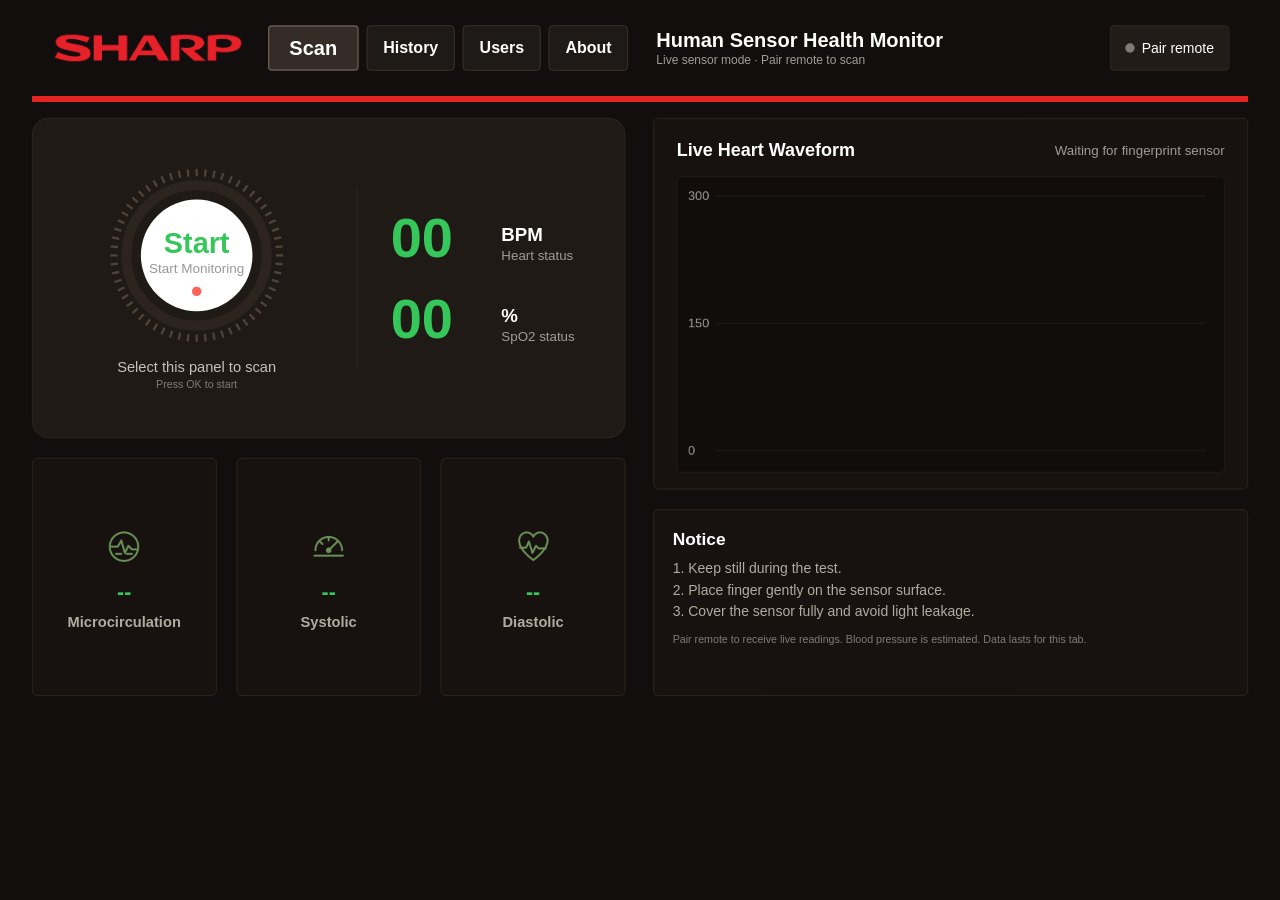
<file: index.html>
<!doctype html><html lang="en"><head><meta charset="utf-8"><meta name="viewport" content="width=device-width,initial-scale=1"><title>Human Health Monitor</title><meta name="description" content="Health sensor dashboard: measurements, pulse waveform, profiles and session reports."><link rel="icon" href="data:image/svg+xml,%3Csvg xmlns='http://www.w3.org/2000/svg' viewBox='0 0 32 32'%3E%3Crect width='32' height='32' rx='8' fill='%230b2430'/%3E%3Cpath d='M4 17h6l3-8 5 15 3-7h7' fill='none' stroke='%235de2c1' stroke-width='3'/%3E%3C/svg%3E"><link rel="stylesheet" href="style.css?v=5"></head><body><div id="stage"><header><div class="brandLogo"><img src="assets/logo_sharp.png" alt="SHARP"></div><nav><button data-page="monitor" class="active">Scan</button><button data-page="reports">History</button><button data-page="users">Users</button><button data-page="about">About</button></nav><div class="heading"><h1 id="pageTitle">Human Sensor Health Monitor</h1><p id="subtitle">Live sensor mode · Pair remote to scan</p></div><button id="connect" class="connection"><i></i><span id="deviceName">Pair remote</span></button></header><main><section id="monitor" class="page scan"><div class="leftStack"><button class="collect" id="start" aria-label="Start health scan"><div class="ringAction"><div class="ring" id="ring"><svg viewBox="0 0 270 270" aria-hidden="true"><g id="ticks"></g><circle cx="135" cy="135" r="105.3" fill="none" stroke="#2d241f" stroke-width="14.85"/><circle id="progressArc" cx="135" cy="135" r="105.3" fill="none" stroke="#35c759" stroke-width="14.85" stroke-linecap="round" stroke-dasharray="661.619" stroke-dashoffset="661.619" transform="rotate(-90 135 135)"/><circle cx="135" cy="135" r="83.7" fill="white"/></svg><div class="ringText"><strong id="countdown">Start</strong><span id="ringCaption">Start Monitoring</span><i></i></div></div><span id="sessionTitle">Select this panel to scan</span><small id="sessionCopy">Press OK to start</small></div><div class="collectDivider"></div><div class="liveNumbers"><div class="liveRow"><strong id="hr">00</strong><div><b>BPM</b><span>Heart status</span></div></div><div class="liveRow"><strong id="spo">00</strong><div><b>%</b><span>SpO2 status</span></div></div></div></button><div class="bottomCards"><article class="panel"><img src="assets/microcirculation.png" alt=""><strong id="micro">--</strong><b>Microcirculation</b></article><article class="panel" title="Estimated from heart rate, not a measured blood pressure"><img src="assets/pressure.png" alt=""><strong id="sys">--</strong><b>Systolic</b></article><article class="panel" title="Estimated from heart rate, not a measured blood pressure"><img src="assets/hrv.png" alt=""><strong id="dia">--</strong><b>Diastolic</b></article></div></div><div class="rightStack"><article class="panel wavePanel"><div class="waveHead"><h2>Live Heart Waveform</h2><span id="waveLabel">Waiting for fingerprint sensor</span></div><div class="chart"><canvas id="wave" aria-label="Live heart waveform" role="img"></canvas></div></article><article class="panel noticePanel"><h2>Notice</h2><p>1. Keep still during the test.<br>2. Place finger gently on the sensor surface.<br>3. Cover the sensor fully and avoid light leakage.</p><small id="notice" role="status">Pair remote to receive live readings. Blood pressure is estimated. Data lasts for this tab.</small></article></div></section><section id="reports" class="page historyPage" hidden><aside class="panel historyNav" id="historyNav"></aside><div class="panel historyContent"><div class="sectionhead"><div><h2 id="historyHeading">Report</h2><p>Latest 10 full health reports</p></div><button class="gold" id="latestReport">View Latest Report</button></div><div class="historyColumns"><div class="chart historyChart"><h2>Trend Chart</h2><div id="trend"></div></div><div class="chart historyRecords"><h2>Records</h2><div id="history"></div><div id="empty" class="empty">No records yet</div></div></div><div class="historyDesc"><span id="historyDesc">Recent scan measurements and comparisons of core health metrics.</span><button id="download">Export CSV</button></div></div></section><section id="users" class="page usersPage" hidden><article class="panel profilesPanel"><div class="sectionhead"><h2>Family Members</h2><button class="gold" id="addUser">Add User</button></div><div id="userCards"></div></article><article class="panel settingsPanel"><h2>Privacy & Authorization</h2><div class="setting"><span class="settingIcon">♧</span><div><h3>Local Only</h3><p>Profiles and measurements remain in this browser tab. Export reports before closing the tab.</p></div><span class="tag">ON</span></div><div class="setting"><span class="settingIcon">♧</span><div><h3>Family Notifications</h3><p>Family notifications are not available in this web edition.</p></div><span class="tag muted">OFF</span></div><label class="profileLabel">Active user<select id="profile"></select></label></article></section><section id="about" class="page aboutPage" hidden><article class="panel aboutPanel"><div class="aboutBrand"><img src="assets/logo_sharp.png" alt="SHARP"><div><p class="aboutKicker">TV APPLICATION INFORMATION</p><h2>Human Sensor Health Monitor</h2><p>Health measurements and session reporting through a compatible SHARP sensor remote.</p></div></div><div class="aboutGrid"><div><span>Version</span><strong>0.2.0 · TV Native BLE</strong></div><div><span>Release date</span><strong>24 September 2026</strong></div><div><span>Release time</span><strong>15:57 CEST (UTC+02:00)</strong></div><div><span>Author</span><strong>Alexander Jermakov</strong></div></div><div class="aboutFunction"><h3>Main function</h3><p>Connect to a compatible SHARP sensor remote and display heart rate, blood oxygen saturation, microcirculation, estimated blood-pressure values, a live pulse waveform, user profiles, and session history.</p></div><footer>© 2026 Sharp Corporation. All rights reserved.</footer></article></section></main><section id="reportDetail" hidden></section></div><div hidden><span id="date"></span><span id="modeBadge"></span><span id="sessionLabel"></span><span id="sessionMeta"></span><span id="signalLabel"></span><span id="hrv"></span><span id="fatigue"></span><span id="bp"></span><button id="stop"></button></div><dialog id="userDialog"><form id="userForm"><h2>Add profile</h2><label>Name<input name="name" required maxlength="60" autocomplete="off"></label><div class="formrow"><label>Age<input name="age" type="number" min="1" max="120"></label><label>Gender<select name="gender"><option>Not specified</option><option>Female</option><option>Male</option><option>Other</option></select></label></div><div class="formrow"><label>Height (cm)<input name="height" type="number" min="30" max="250"></label><label>Weight (kg)<input name="weight" type="number" min="1" max="350" step="0.1"></label></div><p class="mini">Session only. Closing this tab clears this profile.</p><div class="actions"><button type="button" id="cancelUser">Cancel</button><button class="primary">Create profile</button></div></form></dialog><dialog id="remoteDialog"><h2>Connect remote</h2><p id="remoteHelp">Remotes already authorized for this website appear below.</p><div id="remoteList" class="remoteList"></div><p id="remoteEmpty" class="mini">No saved remote is authorized for this website yet.</p><div class="actions remoteActions"><button id="cancelRemote">Cancel</button><button id="findRemote" class="primary">Find paired or nearby remote</button></div></dialog><dialog id="scanDialog"><h2>Place your finger on the sensor</h2><p>Cover the sensor fully with your finger. Keep still and avoid light leaking around your finger.</p><p>When ready, start the 40-second measurement and keep your finger in place until it finishes.</p><div class="actions"><button id="cancelScan">Cancel</button><button id="confirmScan" class="primary">Start scan</button></div></dialog><script src="app.js?v=8"></script></body></html>
</file>
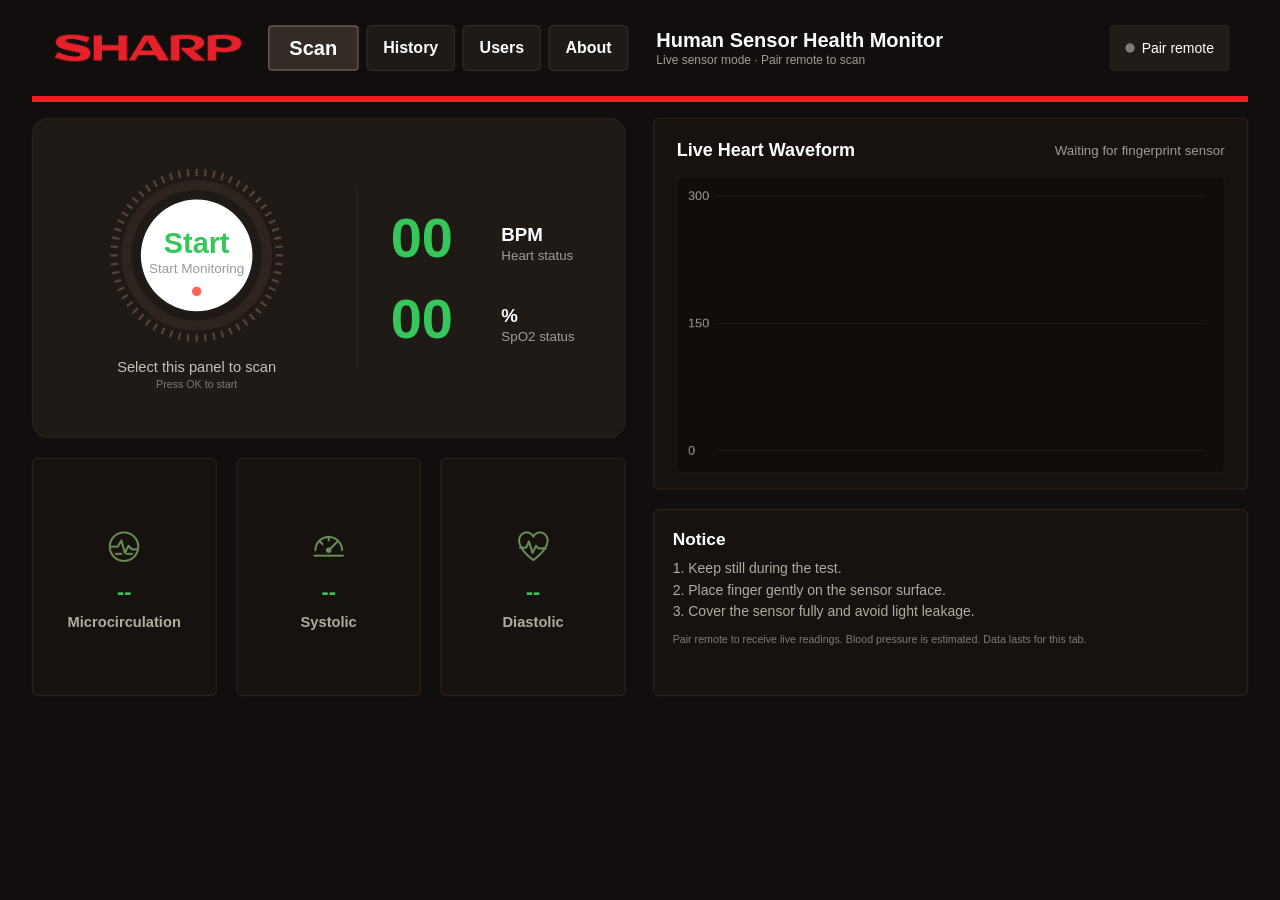
<file: v8/index.html>
<!doctype html><html lang="en"><head><meta charset="utf-8"><meta name="viewport" content="width=device-width,initial-scale=1"><title>Human Health Monitor</title><meta name="description" content="Health sensor dashboard: measurements, pulse waveform, profiles and session reports."><link rel="icon" href="data:image/svg+xml,%3Csvg xmlns='http://www.w3.org/2000/svg' viewBox='0 0 32 32'%3E%3Crect width='32' height='32' rx='8' fill='%230b2430'/%3E%3Cpath d='M4 17h6l3-8 5 15 3-7h7' fill='none' stroke='%235de2c1' stroke-width='3'/%3E%3C/svg%3E"><link rel="stylesheet" href="style.css?v=5"></head><body><div id="stage"><header><div class="brandLogo"><img src="assets/logo_sharp.png" alt="SHARP"></div><nav><button data-page="monitor" class="active">Scan</button><button data-page="reports">History</button><button data-page="users">Users</button><button data-page="about">About</button></nav><div class="heading"><h1 id="pageTitle">Human Sensor Health Monitor</h1><p id="subtitle">Live sensor mode · Pair remote to scan</p></div><button id="connect" class="connection"><i></i><span id="deviceName">Pair remote</span></button></header><main><section id="monitor" class="page scan"><div class="leftStack"><button class="collect" id="start" aria-label="Start health scan"><div class="ringAction"><div class="ring" id="ring"><svg viewBox="0 0 270 270" aria-hidden="true"><g id="ticks"></g><circle cx="135" cy="135" r="105.3" fill="none" stroke="#2d241f" stroke-width="14.85"/><circle id="progressArc" cx="135" cy="135" r="105.3" fill="none" stroke="#35c759" stroke-width="14.85" stroke-linecap="round" stroke-dasharray="661.619" stroke-dashoffset="661.619" transform="rotate(-90 135 135)"/><circle cx="135" cy="135" r="83.7" fill="white"/></svg><div class="ringText"><strong id="countdown">Start</strong><span id="ringCaption">Start Monitoring</span><i></i></div></div><span id="sessionTitle">Select this panel to scan</span><small id="sessionCopy">Press OK to start</small></div><div class="collectDivider"></div><div class="liveNumbers"><div class="liveRow"><strong id="hr">00</strong><div><b>BPM</b><span>Heart status</span></div></div><div class="liveRow"><strong id="spo">00</strong><div><b>%</b><span>SpO2 status</span></div></div></div></button><div class="bottomCards"><article class="panel"><img src="assets/microcirculation.png" alt=""><strong id="micro">--</strong><b>Microcirculation</b></article><article class="panel" title="Estimated from heart rate, not a measured blood pressure"><img src="assets/pressure.png" alt=""><strong id="sys">--</strong><b>Systolic</b></article><article class="panel" title="Estimated from heart rate, not a measured blood pressure"><img src="assets/hrv.png" alt=""><strong id="dia">--</strong><b>Diastolic</b></article></div></div><div class="rightStack"><article class="panel wavePanel"><div class="waveHead"><h2>Live Heart Waveform</h2><span id="waveLabel">Waiting for fingerprint sensor</span></div><div class="chart"><canvas id="wave" aria-label="Live heart waveform" role="img"></canvas></div></article><article class="panel noticePanel"><h2>Notice</h2><p>1. Keep still during the test.<br>2. Place finger gently on the sensor surface.<br>3. Cover the sensor fully and avoid light leakage.</p><small id="notice" role="status">Pair remote to receive live readings. Blood pressure is estimated. Data lasts for this tab.</small></article></div></section><section id="reports" class="page historyPage" hidden><aside class="panel historyNav" id="historyNav"></aside><div class="panel historyContent"><div class="sectionhead"><div><h2 id="historyHeading">Report</h2><p>Latest 10 full health reports</p></div><button class="gold" id="latestReport">View Latest Report</button></div><div class="historyColumns"><div class="chart historyChart"><h2>Trend Chart</h2><div id="trend"></div></div><div class="chart historyRecords"><h2>Records</h2><div id="history"></div><div id="empty" class="empty">No records yet</div></div></div><div class="historyDesc"><span id="historyDesc">Recent scan measurements and comparisons of core health metrics.</span><button id="download">Export CSV</button></div></div></section><section id="users" class="page usersPage" hidden><article class="panel profilesPanel"><div class="sectionhead"><h2>Family Members</h2><button class="gold" id="addUser">Add User</button></div><div id="userCards"></div></article><article class="panel settingsPanel"><h2>Privacy & Authorization</h2><div class="setting"><span class="settingIcon">♧</span><div><h3>Local Only</h3><p>Profiles and measurements remain in this browser tab. Export reports before closing the tab.</p></div><span class="tag">ON</span></div><div class="setting"><span class="settingIcon">♧</span><div><h3>Family Notifications</h3><p>Family notifications are not available in this web edition.</p></div><span class="tag muted">OFF</span></div><label class="profileLabel">Active user<select id="profile"></select></label></article></section><section id="about" class="page aboutPage" hidden><article class="panel aboutPanel"><div class="aboutBrand"><img src="assets/logo_sharp.png" alt="SHARP"><div><p class="aboutKicker">TV APPLICATION INFORMATION</p><h2>Human Sensor Health Monitor</h2><p>Health measurements and session reporting through a compatible SHARP sensor remote.</p></div></div><div class="aboutGrid"><div><span>Version</span><strong>0.3.0 · V8 BLE Diagnostics</strong></div><div><span>Release date</span><strong>24 September 2026</strong></div><div><span>Release time</span><strong>15:57 CEST (UTC+02:00)</strong></div><div><span>Author</span><strong>Alexander Jermakov</strong></div></div><div class="aboutFunction"><h3>Main function</h3><p>Connect to a compatible SHARP sensor remote and display heart rate, blood oxygen saturation, microcirculation, estimated blood-pressure values, a live pulse waveform, user profiles, and session history.</p></div><footer>© 2026 Sharp Corporation. All rights reserved.</footer></article></section></main><section id="reportDetail" hidden></section></div><div hidden><span id="date"></span><span id="modeBadge"></span><span id="sessionLabel"></span><span id="sessionMeta"></span><span id="signalLabel"></span><span id="hrv"></span><span id="fatigue"></span><span id="bp"></span><button id="stop"></button></div><dialog id="userDialog"><form id="userForm"><h2>Add profile</h2><label>Name<input name="name" required maxlength="60" autocomplete="off"></label><div class="formrow"><label>Age<input name="age" type="number" min="1" max="120"></label><label>Gender<select name="gender"><option>Not specified</option><option>Female</option><option>Male</option><option>Other</option></select></label></div><div class="formrow"><label>Height (cm)<input name="height" type="number" min="30" max="250"></label><label>Weight (kg)<input name="weight" type="number" min="1" max="350" step="0.1"></label></div><p class="mini">Session only. Closing this tab clears this profile.</p><div class="actions"><button type="button" id="cancelUser">Cancel</button><button class="primary">Create profile</button></div></form></dialog><dialog id="remoteDialog"><h2>Connect remote</h2><p id="remoteHelp">Remotes already authorized for this website appear below.</p><div id="remoteList" class="remoteList"></div><p id="remoteEmpty" class="mini">No saved remote is authorized for this website yet.</p><div class="actions remoteActions"><button id="cancelRemote">Cancel</button><button id="findRemote" class="primary">Find paired or nearby remote</button></div></dialog><dialog id="scanDialog"><h2>Place your finger on the sensor</h2><p>Cover the sensor fully with your finger. Keep still and avoid light leaking around your finger.</p><p>When ready, start the 40-second measurement and keep your finger in place until it finishes.</p><div class="actions"><button id="cancelScan">Cancel</button><button id="confirmScan" class="primary">Start scan</button></div></dialog><script src="app.js?v=13"></script></body></html>
</file>
<file: style.css>
*{box-sizing:border-box}:root{color-scheme:dark;--accent:#e52320;--green:#35c759;--bg:#120e0d;--muted:#a09c95}body{margin:0;background:var(--bg);font-family:Roboto,Arial,sans-serif;color:white}#stage{width:1920px;height:1080px;padding:0 48px 36px;transform-origin:top left;position:relative}button,input,select{font:inherit;color:inherit}button{cursor:pointer;border:1px solid #382e28;background:#221c19;border-radius:6px;padding:12px 22px}button:focus-visible{outline:3px solid #fff;outline-offset:2px}button:hover{background:#2c231d}button:disabled{opacity:.4;cursor:default}header{height:153px;display:flex;align-items:center;padding:0 28px;border-bottom:9px solid var(--accent);gap:0}.brandLogo{padding:6px;margin-right:28px;flex-shrink:0}.brandLogo img{display:block;width:280px;height:56px;object-fit:contain}nav{display:flex;height:80px;padding:6px;gap:12px;flex-shrink:0}nav button{font-size:24px;font-weight:bold;background:#1e1a17;border-color:#4a3f38;padding:0 24px}nav button:first-child{font-size:30px;padding:0 30px}nav button.active{background:#352c27;border:2px solid #6b5a50}.heading{margin-left:36px;margin-right:20px;min-width:0;flex:1}.heading h1{font-size:30px;white-space:nowrap;margin:0;font-weight:700}.heading p{font-size:18px;color:var(--muted);white-space:nowrap;overflow:hidden;text-overflow:ellipsis;margin:3px 0 0}.connection{display:flex;gap:10px;align-items:center;white-space:nowrap;height:68px;margin-left:14px;font-size:21px}.connection i{width:14px;height:14px;border-radius:50%;background:#7f7b75}.connection.connected i{background:var(--green)}main{margin-top:24px;height:867px}.page{height:100%}.scan{display:grid;grid-template-columns:890px 1fr;gap:42px}.leftStack,.rightStack{display:flex;flex-direction:column;min-height:0}.panel{background:#171210;border:1px solid #3d2f26;border-radius:8px}.collect{height:480px;flex-shrink:0;background:#201a17;border:1px solid #352b25;border-radius:24px;padding:24px 56px;display:flex;align-items:center;text-align:left}.collect:focus-visible{outline:none;border:3px solid var(--green);padding:22px 54px}.collect:hover{background:#201a17}.ringAction{width:380px;flex-shrink:0;display:flex;flex-direction:column;align-items:center}.ring{width:270px;height:270px;position:relative}.ring svg{width:100%;height:100%}.ringText{position:absolute;inset:0;display:flex;align-items:center;justify-content:center;flex-direction:column;gap:4px;padding-top:22px}.ringText strong{font-size:43.2px;line-height:1;color:var(--green)}.ringText span{font-size:20.25px;color:#999}.ringText i{width:13.5px;height:13.5px;background:#ff3b30;border-radius:50%;margin-top:12px;opacity:.8}.scanning .ringText i{animation:blink 1.6s infinite}@keyframes blink{50%{opacity:.05}}.ringAction>span{font-size:22px;color:#c4c1b9;margin-top:20px}.ringAction>small{font-size:16px;color:#7f7b75;margin-top:4px}.collectDivider{width:1px;height:272px;background:#332a24;margin:0 50px;flex-shrink:0}.liveNumbers{flex:1}.liveRow{display:flex;align-items:flex-end}.liveRow+.liveRow{margin-top:28px}.liveRow>strong{font-size:84px;line-height:1.12;color:var(--green);width:150px;flex-shrink:0}.liveRow>div{margin-left:16px;margin-bottom:8px;display:flex;flex-direction:column;white-space:nowrap}.liveRow b{font-size:28px}.liveRow span{font-size:20px;color:var(--muted);margin-top:4px}.bottomCards{display:grid;grid-template-columns:repeat(3,1fr);gap:30px;flex:1;margin-top:30px}.bottomCards article{display:flex;flex-direction:column;align-items:center;justify-content:center;padding:28px 22px 24px}.bottomCards img{width:64px;height:64px;object-fit:contain}.bottomCards strong{font-size:32px;color:var(--green);margin-top:18px}.bottomCards b{font-size:22px;color:#b0ac9f;margin-top:14px}.wavePanel{flex:1;min-height:0;padding:32px 34px 24px;display:flex;flex-direction:column}.waveHead{display:flex;align-items:center;justify-content:space-between;gap:12px}.waveHead h2{font-size:27px;white-space:nowrap;margin:0}.waveHead span{font-size:20px;color:var(--muted);text-align:right}.chart{background:#110d0b;border:1px solid #281e18;border-radius:6px}.wavePanel .chart{flex:1;min-height:0;margin-top:24px;padding:8px}canvas{width:100%;height:100%;display:block}.noticePanel{height:280px;flex-shrink:0;margin-top:30px;padding:28px}.noticePanel h2{font-size:26px;margin:0}.noticePanel p{font-size:21px;color:#b0ac9f;line-height:1.55;margin:12px 0 0}.noticePanel small{display:block;font-size:16px;line-height:1.4;color:#7f7b75;margin-top:14px}h2,h3,p{margin-top:0}.historyPage{display:grid;grid-template-columns:300px 1fr;gap:30px}.historyNav{padding:18px;display:flex;flex-direction:column;gap:16px}.historyNav button{height:72px;font-size:24px;text-align:left;padding:0 24px;font-weight:700}.historyNav button.active{background:#352c27;color:#e8ca85;border-color:#6b5a50}.historyContent{padding:32px;display:flex;flex-direction:column}.sectionhead{display:flex;align-items:center;justify-content:space-between;gap:20px}.sectionhead h2{font-size:30px;margin:0}.historyContent .sectionhead h2{font-size:44px}.sectionhead p{font-size:21px;color:var(--muted);margin:8px 0 0}.gold{background:linear-gradient(135deg,#e8ca85,#c49045);color:#3e2a14;border:0;border-radius:34px;font-size:22px;height:68px;padding:0 32px}.gold:hover{background:linear-gradient(135deg,#eacb88,#cf9b4f)}.historyColumns{display:grid;grid-template-columns:1.1fr .9fr;gap:24px;margin-top:22px;flex:1;min-height:0}.historyColumns>div{padding:28px;display:flex;flex-direction:column;min-height:0}.historyColumns h2{font-size:30px;margin:0 0 16px}.historyDesc{background:#211b15;color:#7d7465;padding:18px 32px;margin-top:20px;font-size:21px;display:flex;align-items:center;gap:20px}.historyDesc span{flex:1}.historyDesc button{font-size:18px}#history{overflow:auto}.record{width:100%;text-align:left;margin-bottom:12px;padding:18px;font-size:23px}.record small{font-size:18px;color:var(--muted);display:block;margin-top:8px}.empty{font-size:24px;color:var(--muted);text-align:center;margin:auto;padding:20px}#trend{height:100%;display:grid;align-items:center}#trend svg{width:100%;height:100%}.usersPage{display:grid;grid-template-columns:1fr 1fr;gap:36px}.profilesPanel,.settingsPanel{padding:34px;overflow:auto}.settingsPanel h2{font-size:30px}.setting{display:flex;align-items:center;gap:18px;padding:22px;margin-top:22px;background:#1b1513;border:1px solid #322720;border-radius:6px}.settingIcon{font-size:42px;color:#c49045}.setting h3{font-size:26px;margin:0}.setting p{font-size:22px;color:var(--muted);line-height:1.4;margin:6px 0 0}.tag{background:#293323;color:#d4e4cd;padding:10px 22px;font-size:19px;border-radius:6px}.muted{background:#201b18;color:#7f7b75}.profileLabel{display:flex;align-items:center;justify-content:space-between;margin-top:30px;font-size:22px;color:var(--muted)}select,input{background:#211a16;border:1px solid #4a3f38;border-radius:6px;padding:12px;font-size:22px}#userCards{margin-top:24px}.usercard{display:flex;align-items:center;gap:22px;padding:25px;margin-bottom:18px;border:1px solid #322720;background:#1b1513;border-radius:6px}.usercard.selected{border-color:#c49045;background:#251d18}.avatar{border-radius:50%;background:#413324;color:#e8ca85;width:72px;height:72px;display:grid;place-items:center;font-size:30px}.usercard h2{font-size:28px;margin:0 0 8px}.usercard p{font-size:20px;color:var(--muted);margin:4px 0}.usercard .userInfo{flex:1}.usercard button{font-size:20px}.usercard .editUser{padding:12px}dialog{background:#171210;color:white;border:1px solid #4a3f38;border-radius:12px;padding:30px;width:520px;max-width:90vw;font-size:18px}dialog::backdrop{background:#000b}dialog h2{font-size:26px}form label{display:grid;gap:8px;margin:16px 0}form input,form select{width:100%;font-size:18px}.formrow{display:grid;grid-template-columns:1fr 1fr;gap:15px}.actions{display:flex;justify-content:flex-end;gap:12px}.primary{background:#c49045;color:#26170b}.mini{font-size:14px;color:var(--muted)}.logoOptions{display:flex;gap:15px;margin:25px 0}.logoOptions img{width:170px;height:50px;object-fit:contain}.remoteList{display:grid;gap:10px;margin:20px 0}.remoteDevice{display:flex;align-items:center;justify-content:space-between;width:100%;text-align:left;padding:16px}.remoteDevice span{display:grid;gap:4px}.remoteDevice small{color:var(--muted)}.remoteDevice b{color:var(--green)}.remoteActions{margin-top:22px;flex-wrap:wrap}#reportDetail{position:absolute;inset:0;background:var(--bg);padding:24px 32px;z-index:3;display:grid;grid-template-columns:1.8fr 1fr;gap:16px}.reportMain,.reportAside{padding:16px;display:flex;flex-direction:column;gap:12px;min-height:0}.reportHeader{display:flex;align-items:center;justify-content:space-between;height:72px;gap:20px}.reportHeader h2{background:#3a3028;font-size:32px;padding:10px 32px;clip-path:polygon(0 0,95% 0,100% 100%,5% 100%);margin:0}.score{background:#24201c;padding:10px 18px;font-size:12px;color:var(--muted)}.score strong{display:block;font-size:24px;color:var(--green)}.reportGauges{display:grid;grid-template-columns:1fr 1fr;gap:20px;height:190px}.reportGauge{display:flex;align-items:center;justify-content:center;gap:18px;background:#1b1513;border:1px solid #322720;border-radius:6px;font-size:26px}.gauge{width:154px;height:154px;border-radius:50%;border:11px solid #35c759;display:flex;flex-direction:column;justify-content:center;align-items:center;color:#35c759;font-size:38px}.gauge small{font-size:18px;color:var(--muted)}.reportTiles{display:grid;grid-template-columns:repeat(4,1fr);gap:8px;height:105px}.tile{border:1px solid #322720;padding:12px;background:#1b1513;display:flex;gap:10px;align-items:center;font-size:16px}.tile img{width:36px;height:36px}.tile strong{display:block;color:var(--green);font-size:24px;margin:8px 0}.reportCharts{display:grid;grid-template-columns:1fr 1fr;gap:12px;flex:1;min-height:0}.reportCharts>div{padding:18px;display:flex;flex-direction:column}.reportCharts h3{font-size:23px;margin:0}.reportCharts svg{width:100%;flex:1;min-height:0}.reportAdvice{height:180px;background:#1b1513;border:1px solid #322720;padding:24px}.reportAdvice h3{font-size:26px}.reportAdvice p{font-size:21px;color:var(--muted);line-height:1.5}.reportAside h2{font-size:26px;margin:0}.reportAside>p{font-size:16px;color:var(--muted);margin:0}.overall{height:110px;border:1px solid #322720;background:#1b1513;padding:20px;display:flex;justify-content:space-between;align-items:center;font-size:22px}.overall strong{font-size:32px;color:var(--green)}.miniCharts{display:grid;grid-template-columns:1fr 1fr;grid-template-rows:repeat(3,1fr);gap:10px;flex:1;min-height:0}.miniChart{padding:12px;border:1px solid #322720;background:#1b1513;display:flex;flex-direction:column}.miniChart h3{font-size:18px;margin:0;display:flex;justify-content:space-between}.miniChart h3 span{font-size:12px;color:#c49045}.miniChart svg{width:100%;flex:1;min-height:0}.miniValues{display:flex;justify-content:space-between;font-size:12px;color:var(--muted)}.miniValues strong{display:block;font-size:20px;color:var(--green)}.aboutPage{display:grid;place-items:center;padding:12px 72px 36px}.aboutPanel{width:100%;max-width:1450px;padding:54px 64px;display:flex;flex-direction:column;gap:38px;background:linear-gradient(145deg,#1d1714,#120e0d)}.aboutBrand{display:flex;align-items:center;gap:56px;padding-bottom:34px;border-bottom:2px solid var(--accent)}.aboutBrand img{width:360px;height:84px;object-fit:contain}.aboutBrand h2{font-size:46px;margin:4px 0 10px}.aboutBrand>div>p:last-child{font-size:22px;color:var(--muted);margin:0;line-height:1.45}.aboutKicker{font-size:17px;letter-spacing:.16em;color:var(--accent);font-weight:700;margin:0}.aboutGrid{display:grid;grid-template-columns:1fr 1fr;gap:22px}.aboutGrid>div{display:flex;align-items:center;justify-content:space-between;gap:24px;background:#211a17;border:1px solid #40332c;border-radius:8px;padding:24px 28px}.aboutGrid span{font-size:20px;color:var(--muted)}.aboutGrid strong{font-size:23px;text-align:right}.aboutFunction{background:#15100e;border-left:6px solid var(--green);padding:26px 32px}.aboutFunction h3{font-size:28px;margin:0 0 12px}.aboutFunction p{font-size:21px;color:#c2bdb5;line-height:1.55;margin:0}.aboutPanel footer{font-size:19px;color:#a09c95;text-align:center;padding-top:8px}[hidden]{display:none!important}@media(prefers-reduced-motion:reduce){*{animation:none!important}}@media(max-width:849px){#stage{width:100%;height:auto;padding:0 16px 24px}header{height:auto;min-height:125px;flex-wrap:wrap;padding:16px 0;gap:12px;border-bottom-width:4px}.brandLogo{margin-right:10px;padding:0}.brandLogo img{width:140px;height:28px}nav{height:46px;padding:0;gap:6px}nav button,nav button:first-child{font-size:16px;padding:0 15px}.heading{margin:0;order:3;width:100%;flex:auto}.heading h1{font-size:22px}.heading p{font-size:14px}.connection{margin:0;margin-left:auto;height:40px;font-size:13px;padding:8px}.connection i{width:9px;height:9px}main{height:auto;margin-top:18px}.scan{grid-template-columns:1fr;gap:20px}.collect{height:330px;padding:18px;justify-content:center}.collect:focus-visible{padding:16px}.ringAction{width:48%;}.ring{width:190px;height:190px}.ringText{padding-top:14px;gap:3px}.ringText strong{font-size:30px}.ringText span{font-size:14px}.ringText i{width:9px;height:9px;margin-top:8px}.ringAction>span{font-size:15px;margin-top:12px}.ringAction>small{font-size:13px}.collectDivider{height:190px;margin:0 20px}.liveRow>strong{font-size:48px;width:80px}.liveRow>div{margin-left:8px}.liveRow b{font-size:20px}.liveRow span{font-size:13px}.bottomCards{gap:12px;margin-top:16px;height:170px}.bottomCards article{padding:16px 6px}.bottomCards img{width:42px;height:42px}.bottomCards strong{font-size:24px;margin-top:10px}.bottomCards b{font-size:14px;margin-top:10px}.wavePanel{height:340px;flex:none;padding:20px}.waveHead h2{font-size:19px}.waveHead span{font-size:13px}.wavePanel .chart{margin-top:16px}.noticePanel{height:auto;margin-top:16px;padding:20px}.noticePanel h2{font-size:22px}.noticePanel p{font-size:16px}.noticePanel small{font-size:13px}.historyPage{grid-template-columns:1fr;gap:16px}.historyNav{display:flex;flex-direction:row;overflow:auto;padding:10px;gap:8px}.historyNav button{font-size:14px;white-space:nowrap;height:44px;padding:0 15px}.historyContent{padding:18px}.historyContent .sectionhead h2{font-size:26px}.sectionhead p{font-size:14px}.gold{font-size:14px;height:44px;padding:0 18px}.historyColumns{grid-template-columns:1fr}.historyColumns>div{padding:16px;min-height:220px}.historyColumns h2{font-size:22px}.historyDesc{padding:14px;font-size:14px;flex-wrap:wrap}.historyDesc button{font-size:14px}.record{font-size:17px}.record small{font-size:14px}.usersPage{grid-template-columns:1fr;gap:16px}.profilesPanel,.settingsPanel{padding:20px}.sectionhead h2,.settingsPanel h2{font-size:24px}.usercard{padding:14px;gap:12px}.avatar{width:44px;height:44px;font-size:24px}.usercard h2{font-size:21px}.usercard p{font-size:14px}.usercard button{font-size:14px;padding:10px}.setting{padding:14px;gap:12px}.setting h3{font-size:20px}.setting p{font-size:15px}.settingIcon{font-size:28px}.tag{padding:6px 12px;font-size:14px}.profileLabel,select{font-size:16px}#reportDetail{position:fixed;overflow:auto;grid-template-columns:1fr;padding:16px;display:block}.reportHeader h2{font-size:19px;padding:10px}.reportHeader button{font-size:14px;padding:10px}.score{font-size:10px;padding:8px}.reportGauges{height:140px;gap:10px}.gauge{width:100px;height:100px;font-size:28px;border-width:7px}.reportGauge{gap:8px;font-size:17px}.gauge small{font-size:14px}.reportTiles{height:auto;grid-template-columns:1fr 1fr}.reportCharts{min-height:200px}.reportCharts h3{font-size:17px}.reportAdvice{height:auto;padding:16px}.reportAdvice h3{font-size:20px}.reportAdvice p{font-size:15px}.reportAside{margin-top:16px}.miniCharts{grid-template-rows:repeat(3,220px)}.reportHeader{gap:6px}.profileLabel{gap:12px}}@media(max-width:430px){.connection{order:4;margin-left:0}.collect{height:280px;padding:10px}.ring{width:145px;height:145px}.ringText strong{font-size:23px}.ringText span{font-size:11px}.ringText i{width:7px;height:7px;margin-top:3px}.ringText{padding-top:10px}.ringAction>span{font-size:13px}.collectDivider{margin:0 10px}.liveRow>strong{font-size:37px;width:56px}.liveRow b{font-size:17px}.liveRow span{font-size:11px}.bottomCards b{font-size:12px}.reportGauge{font-size:13px}.gauge{width:80px;height:80px;font-size:22px}}
</file>
<file: v8/style.css>
*{box-sizing:border-box}:root{color-scheme:dark;--accent:#e52320;--green:#35c759;--bg:#120e0d;--muted:#a09c95}body{margin:0;background:var(--bg);font-family:Roboto,Arial,sans-serif;color:white}#stage{width:1920px;height:1080px;padding:0 48px 36px;transform-origin:top left;position:relative}button,input,select{font:inherit;color:inherit}button{cursor:pointer;border:1px solid #382e28;background:#221c19;border-radius:6px;padding:12px 22px}button:focus-visible{outline:3px solid #fff;outline-offset:2px}button:hover{background:#2c231d}button:disabled{opacity:.4;cursor:default}header{height:153px;display:flex;align-items:center;padding:0 28px;border-bottom:9px solid var(--accent);gap:0}.brandLogo{padding:6px;margin-right:28px;flex-shrink:0}.brandLogo img{display:block;width:280px;height:56px;object-fit:contain}nav{display:flex;height:80px;padding:6px;gap:12px;flex-shrink:0}nav button{font-size:24px;font-weight:bold;background:#1e1a17;border-color:#4a3f38;padding:0 24px}nav button:first-child{font-size:30px;padding:0 30px}nav button.active{background:#352c27;border:2px solid #6b5a50}.heading{margin-left:36px;margin-right:20px;min-width:0;flex:1}.heading h1{font-size:30px;white-space:nowrap;margin:0;font-weight:700}.heading p{font-size:18px;color:var(--muted);white-space:nowrap;overflow:hidden;text-overflow:ellipsis;margin:3px 0 0}.connection{display:flex;gap:10px;align-items:center;white-space:nowrap;height:68px;margin-left:14px;font-size:21px}.connection i{width:14px;height:14px;border-radius:50%;background:#7f7b75}.connection.connected i{background:var(--green)}main{margin-top:24px;height:867px}.page{height:100%}.scan{display:grid;grid-template-columns:890px 1fr;gap:42px}.leftStack,.rightStack{display:flex;flex-direction:column;min-height:0}.panel{background:#171210;border:1px solid #3d2f26;border-radius:8px}.collect{height:480px;flex-shrink:0;background:#201a17;border:1px solid #352b25;border-radius:24px;padding:24px 56px;display:flex;align-items:center;text-align:left}.collect:focus-visible{outline:none;border:3px solid var(--green);padding:22px 54px}.collect:hover{background:#201a17}.ringAction{width:380px;flex-shrink:0;display:flex;flex-direction:column;align-items:center}.ring{width:270px;height:270px;position:relative}.ring svg{width:100%;height:100%}.ringText{position:absolute;inset:0;display:flex;align-items:center;justify-content:center;flex-direction:column;gap:4px;padding-top:22px}.ringText strong{font-size:43.2px;line-height:1;color:var(--green)}.ringText span{font-size:20.25px;color:#999}.ringText i{width:13.5px;height:13.5px;background:#ff3b30;border-radius:50%;margin-top:12px;opacity:.8}.scanning .ringText i{animation:blink 1.6s infinite}@keyframes blink{50%{opacity:.05}}.ringAction>span{font-size:22px;color:#c4c1b9;margin-top:20px}.ringAction>small{font-size:16px;color:#7f7b75;margin-top:4px}.collectDivider{width:1px;height:272px;background:#332a24;margin:0 50px;flex-shrink:0}.liveNumbers{flex:1}.liveRow{display:flex;align-items:flex-end}.liveRow+.liveRow{margin-top:28px}.liveRow>strong{font-size:84px;line-height:1.12;color:var(--green);width:150px;flex-shrink:0}.liveRow>div{margin-left:16px;margin-bottom:8px;display:flex;flex-direction:column;white-space:nowrap}.liveRow b{font-size:28px}.liveRow span{font-size:20px;color:var(--muted);margin-top:4px}.bottomCards{display:grid;grid-template-columns:repeat(3,1fr);gap:30px;flex:1;margin-top:30px}.bottomCards article{display:flex;flex-direction:column;align-items:center;justify-content:center;padding:28px 22px 24px}.bottomCards img{width:64px;height:64px;object-fit:contain}.bottomCards strong{font-size:32px;color:var(--green);margin-top:18px}.bottomCards b{font-size:22px;color:#b0ac9f;margin-top:14px}.wavePanel{flex:1;min-height:0;padding:32px 34px 24px;display:flex;flex-direction:column}.waveHead{display:flex;align-items:center;justify-content:space-between;gap:12px}.waveHead h2{font-size:27px;white-space:nowrap;margin:0}.waveHead span{font-size:20px;color:var(--muted);text-align:right}.chart{background:#110d0b;border:1px solid #281e18;border-radius:6px}.wavePanel .chart{flex:1;min-height:0;margin-top:24px;padding:8px}canvas{width:100%;height:100%;display:block}.noticePanel{height:280px;flex-shrink:0;margin-top:30px;padding:28px}.noticePanel h2{font-size:26px;margin:0}.noticePanel p{font-size:21px;color:#b0ac9f;line-height:1.55;margin:12px 0 0}.noticePanel small{display:block;font-size:16px;line-height:1.4;color:#7f7b75;margin-top:14px}h2,h3,p{margin-top:0}.historyPage{display:grid;grid-template-columns:300px 1fr;gap:30px}.historyNav{padding:18px;display:flex;flex-direction:column;gap:16px}.historyNav button{height:72px;font-size:24px;text-align:left;padding:0 24px;font-weight:700}.historyNav button.active{background:#352c27;color:#e8ca85;border-color:#6b5a50}.historyContent{padding:32px;display:flex;flex-direction:column}.sectionhead{display:flex;align-items:center;justify-content:space-between;gap:20px}.sectionhead h2{font-size:30px;margin:0}.historyContent .sectionhead h2{font-size:44px}.sectionhead p{font-size:21px;color:var(--muted);margin:8px 0 0}.gold{background:linear-gradient(135deg,#e8ca85,#c49045);color:#3e2a14;border:0;border-radius:34px;font-size:22px;height:68px;padding:0 32px}.gold:hover{background:linear-gradient(135deg,#eacb88,#cf9b4f)}.historyColumns{display:grid;grid-template-columns:1.1fr .9fr;gap:24px;margin-top:22px;flex:1;min-height:0}.historyColumns>div{padding:28px;display:flex;flex-direction:column;min-height:0}.historyColumns h2{font-size:30px;margin:0 0 16px}.historyDesc{background:#211b15;color:#7d7465;padding:18px 32px;margin-top:20px;font-size:21px;display:flex;align-items:center;gap:20px}.historyDesc span{flex:1}.historyDesc button{font-size:18px}#history{overflow:auto}.record{width:100%;text-align:left;margin-bottom:12px;padding:18px;font-size:23px}.record small{font-size:18px;color:var(--muted);display:block;margin-top:8px}.empty{font-size:24px;color:var(--muted);text-align:center;margin:auto;padding:20px}#trend{height:100%;display:grid;align-items:center}#trend svg{width:100%;height:100%}.usersPage{display:grid;grid-template-columns:1fr 1fr;gap:36px}.profilesPanel,.settingsPanel{padding:34px;overflow:auto}.settingsPanel h2{font-size:30px}.setting{display:flex;align-items:center;gap:18px;padding:22px;margin-top:22px;background:#1b1513;border:1px solid #322720;border-radius:6px}.settingIcon{font-size:42px;color:#c49045}.setting h3{font-size:26px;margin:0}.setting p{font-size:22px;color:var(--muted);line-height:1.4;margin:6px 0 0}.tag{background:#293323;color:#d4e4cd;padding:10px 22px;font-size:19px;border-radius:6px}.muted{background:#201b18;color:#7f7b75}.profileLabel{display:flex;align-items:center;justify-content:space-between;margin-top:30px;font-size:22px;color:var(--muted)}select,input{background:#211a16;border:1px solid #4a3f38;border-radius:6px;padding:12px;font-size:22px}#userCards{margin-top:24px}.usercard{display:flex;align-items:center;gap:22px;padding:25px;margin-bottom:18px;border:1px solid #322720;background:#1b1513;border-radius:6px}.usercard.selected{border-color:#c49045;background:#251d18}.avatar{border-radius:50%;background:#413324;color:#e8ca85;width:72px;height:72px;display:grid;place-items:center;font-size:30px}.usercard h2{font-size:28px;margin:0 0 8px}.usercard p{font-size:20px;color:var(--muted);margin:4px 0}.usercard .userInfo{flex:1}.usercard button{font-size:20px}.usercard .editUser{padding:12px}dialog{background:#171210;color:white;border:1px solid #4a3f38;border-radius:12px;padding:30px;width:520px;max-width:90vw;font-size:18px}dialog::backdrop{background:#000b}dialog h2{font-size:26px}form label{display:grid;gap:8px;margin:16px 0}form input,form select{width:100%;font-size:18px}.formrow{display:grid;grid-template-columns:1fr 1fr;gap:15px}.actions{display:flex;justify-content:flex-end;gap:12px}.primary{background:#c49045;color:#26170b}.mini{font-size:14px;color:var(--muted)}.logoOptions{display:flex;gap:15px;margin:25px 0}.logoOptions img{width:170px;height:50px;object-fit:contain}.remoteList{display:grid;gap:10px;margin:20px 0}.remoteDevice{display:flex;align-items:center;justify-content:space-between;width:100%;text-align:left;padding:16px}.remoteDevice span{display:grid;gap:4px}.remoteDevice small{color:var(--muted)}.remoteDevice b{color:var(--green)}.remoteActions{margin-top:22px;flex-wrap:wrap}#reportDetail{position:absolute;inset:0;background:var(--bg);padding:24px 32px;z-index:3;display:grid;grid-template-columns:1.8fr 1fr;gap:16px}.reportMain,.reportAside{padding:16px;display:flex;flex-direction:column;gap:12px;min-height:0}.reportHeader{display:flex;align-items:center;justify-content:space-between;height:72px;gap:20px}.reportHeader h2{background:#3a3028;font-size:32px;padding:10px 32px;clip-path:polygon(0 0,95% 0,100% 100%,5% 100%);margin:0}.score{background:#24201c;padding:10px 18px;font-size:12px;color:var(--muted)}.score strong{display:block;font-size:24px;color:var(--green)}.reportGauges{display:grid;grid-template-columns:1fr 1fr;gap:20px;height:190px}.reportGauge{display:flex;align-items:center;justify-content:center;gap:18px;background:#1b1513;border:1px solid #322720;border-radius:6px;font-size:26px}.gauge{width:154px;height:154px;border-radius:50%;border:11px solid #35c759;display:flex;flex-direction:column;justify-content:center;align-items:center;color:#35c759;font-size:38px}.gauge small{font-size:18px;color:var(--muted)}.reportTiles{display:grid;grid-template-columns:repeat(4,1fr);gap:8px;height:105px}.tile{border:1px solid #322720;padding:12px;background:#1b1513;display:flex;gap:10px;align-items:center;font-size:16px}.tile img{width:36px;height:36px}.tile strong{display:block;color:var(--green);font-size:24px;margin:8px 0}.reportCharts{display:grid;grid-template-columns:1fr 1fr;gap:12px;flex:1;min-height:0}.reportCharts>div{padding:18px;display:flex;flex-direction:column}.reportCharts h3{font-size:23px;margin:0}.reportCharts svg{width:100%;flex:1;min-height:0}.reportAdvice{height:180px;background:#1b1513;border:1px solid #322720;padding:24px}.reportAdvice h3{font-size:26px}.reportAdvice p{font-size:21px;color:var(--muted);line-height:1.5}.reportAside h2{font-size:26px;margin:0}.reportAside>p{font-size:16px;color:var(--muted);margin:0}.overall{height:110px;border:1px solid #322720;background:#1b1513;padding:20px;display:flex;justify-content:space-between;align-items:center;font-size:22px}.overall strong{font-size:32px;color:var(--green)}.miniCharts{display:grid;grid-template-columns:1fr 1fr;grid-template-rows:repeat(3,1fr);gap:10px;flex:1;min-height:0}.miniChart{padding:12px;border:1px solid #322720;background:#1b1513;display:flex;flex-direction:column}.miniChart h3{font-size:18px;margin:0;display:flex;justify-content:space-between}.miniChart h3 span{font-size:12px;color:#c49045}.miniChart svg{width:100%;flex:1;min-height:0}.miniValues{display:flex;justify-content:space-between;font-size:12px;color:var(--muted)}.miniValues strong{display:block;font-size:20px;color:var(--green)}.aboutPage{display:grid;place-items:center;padding:12px 72px 36px}.aboutPanel{width:100%;max-width:1450px;padding:54px 64px;display:flex;flex-direction:column;gap:38px;background:linear-gradient(145deg,#1d1714,#120e0d)}.aboutBrand{display:flex;align-items:center;gap:56px;padding-bottom:34px;border-bottom:2px solid var(--accent)}.aboutBrand img{width:360px;height:84px;object-fit:contain}.aboutBrand h2{font-size:46px;margin:4px 0 10px}.aboutBrand>div>p:last-child{font-size:22px;color:var(--muted);margin:0;line-height:1.45}.aboutKicker{font-size:17px;letter-spacing:.16em;color:var(--accent);font-weight:700;margin:0}.aboutGrid{display:grid;grid-template-columns:1fr 1fr;gap:22px}.aboutGrid>div{display:flex;align-items:center;justify-content:space-between;gap:24px;background:#211a17;border:1px solid #40332c;border-radius:8px;padding:24px 28px}.aboutGrid span{font-size:20px;color:var(--muted)}.aboutGrid strong{font-size:23px;text-align:right}.aboutFunction{background:#15100e;border-left:6px solid var(--green);padding:26px 32px}.aboutFunction h3{font-size:28px;margin:0 0 12px}.aboutFunction p{font-size:21px;color:#c2bdb5;line-height:1.55;margin:0}.aboutPanel footer{font-size:19px;color:#a09c95;text-align:center;padding-top:8px}[hidden]{display:none!important}@media(prefers-reduced-motion:reduce){*{animation:none!important}}@media(max-width:849px){#stage{width:100%;height:auto;padding:0 16px 24px}header{height:auto;min-height:125px;flex-wrap:wrap;padding:16px 0;gap:12px;border-bottom-width:4px}.brandLogo{margin-right:10px;padding:0}.brandLogo img{width:140px;height:28px}nav{height:46px;padding:0;gap:6px}nav button,nav button:first-child{font-size:16px;padding:0 15px}.heading{margin:0;order:3;width:100%;flex:auto}.heading h1{font-size:22px}.heading p{font-size:14px}.connection{margin:0;margin-left:auto;height:40px;font-size:13px;padding:8px}.connection i{width:9px;height:9px}main{height:auto;margin-top:18px}.scan{grid-template-columns:1fr;gap:20px}.collect{height:330px;padding:18px;justify-content:center}.collect:focus-visible{padding:16px}.ringAction{width:48%;}.ring{width:190px;height:190px}.ringText{padding-top:14px;gap:3px}.ringText strong{font-size:30px}.ringText span{font-size:14px}.ringText i{width:9px;height:9px;margin-top:8px}.ringAction>span{font-size:15px;margin-top:12px}.ringAction>small{font-size:13px}.collectDivider{height:190px;margin:0 20px}.liveRow>strong{font-size:48px;width:80px}.liveRow>div{margin-left:8px}.liveRow b{font-size:20px}.liveRow span{font-size:13px}.bottomCards{gap:12px;margin-top:16px;height:170px}.bottomCards article{padding:16px 6px}.bottomCards img{width:42px;height:42px}.bottomCards strong{font-size:24px;margin-top:10px}.bottomCards b{font-size:14px;margin-top:10px}.wavePanel{height:340px;flex:none;padding:20px}.waveHead h2{font-size:19px}.waveHead span{font-size:13px}.wavePanel .chart{margin-top:16px}.noticePanel{height:auto;margin-top:16px;padding:20px}.noticePanel h2{font-size:22px}.noticePanel p{font-size:16px}.noticePanel small{font-size:13px}.historyPage{grid-template-columns:1fr;gap:16px}.historyNav{display:flex;flex-direction:row;overflow:auto;padding:10px;gap:8px}.historyNav button{font-size:14px;white-space:nowrap;height:44px;padding:0 15px}.historyContent{padding:18px}.historyContent .sectionhead h2{font-size:26px}.sectionhead p{font-size:14px}.gold{font-size:14px;height:44px;padding:0 18px}.historyColumns{grid-template-columns:1fr}.historyColumns>div{padding:16px;min-height:220px}.historyColumns h2{font-size:22px}.historyDesc{padding:14px;font-size:14px;flex-wrap:wrap}.historyDesc button{font-size:14px}.record{font-size:17px}.record small{font-size:14px}.usersPage{grid-template-columns:1fr;gap:16px}.profilesPanel,.settingsPanel{padding:20px}.sectionhead h2,.settingsPanel h2{font-size:24px}.usercard{padding:14px;gap:12px}.avatar{width:44px;height:44px;font-size:24px}.usercard h2{font-size:21px}.usercard p{font-size:14px}.usercard button{font-size:14px;padding:10px}.setting{padding:14px;gap:12px}.setting h3{font-size:20px}.setting p{font-size:15px}.settingIcon{font-size:28px}.tag{padding:6px 12px;font-size:14px}.profileLabel,select{font-size:16px}#reportDetail{position:fixed;overflow:auto;grid-template-columns:1fr;padding:16px;display:block}.reportHeader h2{font-size:19px;padding:10px}.reportHeader button{font-size:14px;padding:10px}.score{font-size:10px;padding:8px}.reportGauges{height:140px;gap:10px}.gauge{width:100px;height:100px;font-size:28px;border-width:7px}.reportGauge{gap:8px;font-size:17px}.gauge small{font-size:14px}.reportTiles{height:auto;grid-template-columns:1fr 1fr}.reportCharts{min-height:200px}.reportCharts h3{font-size:17px}.reportAdvice{height:auto;padding:16px}.reportAdvice h3{font-size:20px}.reportAdvice p{font-size:15px}.reportAside{margin-top:16px}.miniCharts{grid-template-rows:repeat(3,220px)}.reportHeader{gap:6px}.profileLabel{gap:12px}}@media(max-width:430px){.connection{order:4;margin-left:0}.collect{height:280px;padding:10px}.ring{width:145px;height:145px}.ringText strong{font-size:23px}.ringText span{font-size:11px}.ringText i{width:7px;height:7px;margin-top:3px}.ringText{padding-top:10px}.ringAction>span{font-size:13px}.collectDivider{margin:0 10px}.liveRow>strong{font-size:37px;width:56px}.liveRow b{font-size:17px}.liveRow span{font-size:11px}.bottomCards b{font-size:12px}.reportGauge{font-size:13px}.gauge{width:80px;height:80px;font-size:22px}}
</file>
